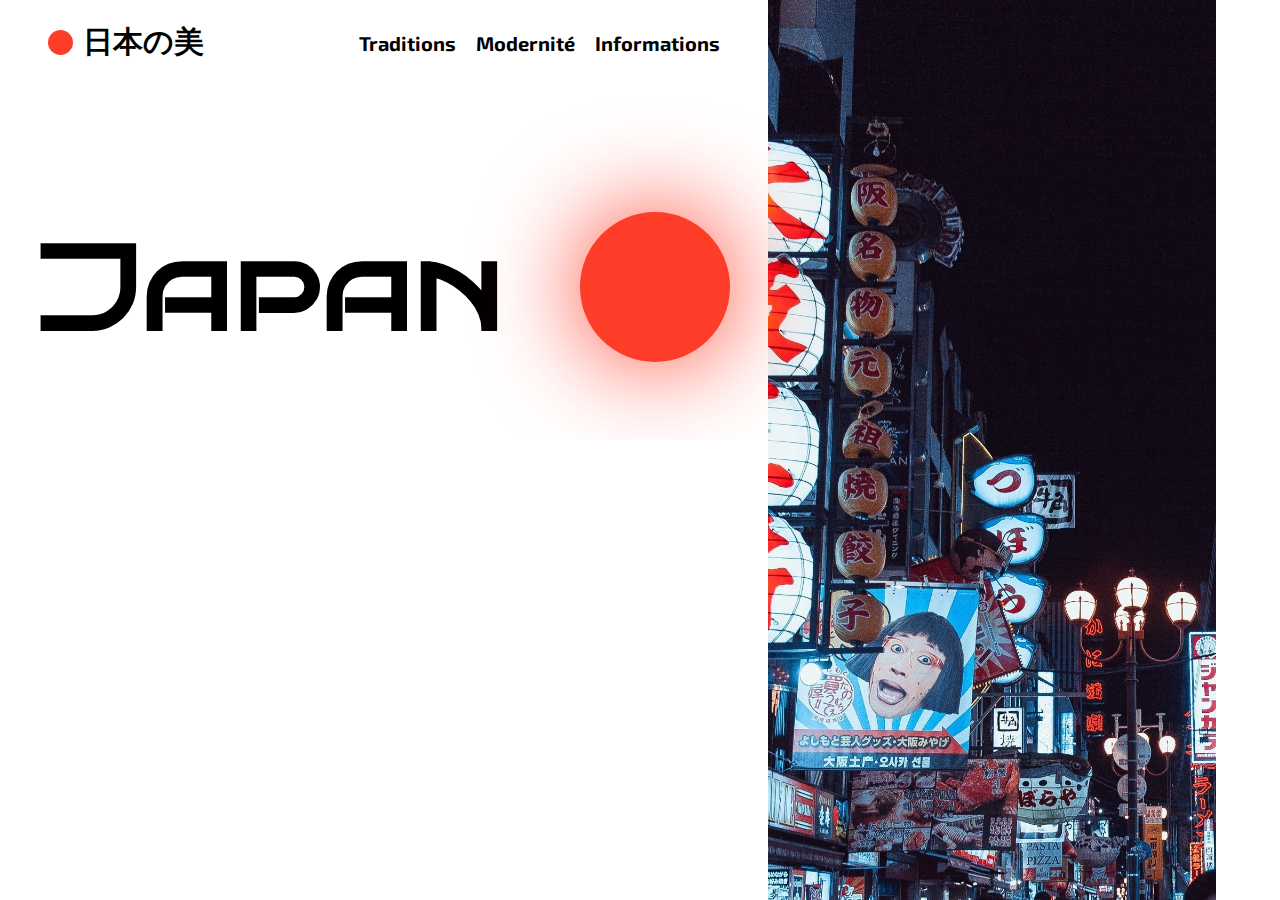
<file: index.html>
<!DOCTYPE html>
<html lang="fr">
<head>
    <meta charset="UTF-8">
    <meta http-equiv="X-UA-Compatible" content="IE=edge">
    <meta name="viewport" content="width=device-width, initial-scale=1.0">
    <link rel="stylesheet" href="style.css">
    <title>Nihon no Bi</title>
    <link rel="icon" href="assets/icon.ico" />
</head>
<body class="index">
    
    <div id="main" class="wrapper">
        <section class="left">
            <header id="header-index">
                <div id="nav-title">
                    <div class="sun-small"></div>
                    <a href="index.html">日本の美</a>
                </div>
                
                <input type="checkbox" id="check">
                <label id="burger" for="check">
                    <span class="burger-elt elt1"></span>
                    <span class="burger-elt elt2"></span>
                    <span class="burger-elt elt3"></span>
                </label>
                <nav class="navbar">
                    <div class="nav-item">
                        <a href="culture.html">Traditions</a>
                    </div>
                    <div class="nav-item">
                        <a href="modernite.html">Modernité</a>
                    </div>
                    <div class="nav-item">
                        <a href="informations.html">Informations</a>
                    </div>
                </nav>
                
            </header>

            <div id="main-title">
                <div class="title"><h1>Japan</h1></div>
                <div class="sun"></div>
            </div>

            <div id="main-mid">

                <div class="kanjis">
                    <h1 class="kanji">日</h1>
                    <h1 class="kanji">本</h1>
                </div>

                <div class="main-mid-left">
                    
                    <p>Le Japon : une aventure entre tradition et modernité !</p>
                    
                    <div id="arrow-link">
                        <p>Découvrir</p>
                        <div class="fleche"></div>
                        <a href="culture.html"><div class="cercle"></div></a>
                    </div>
                    
                    <div id="main-mid-tori">
                        <div id="img-tori"></div>
                        <div id="txt-tori">
                            <h2>Architecture Japonaise</h2>
                            <p>L'architecture japonaise allie tradition et innovation, avec une esthétique minimaliste et une intégration harmonieuse de la nature, repoussant les limites de la conception architecturale.</p>
                        </div>
                    </div>
                </div>
            </div>

        </section>

        <div class="right">
            <div id="main-img"></div>

            <div id="main-images">
                <img src="assets/img1.png" id="img1" alt="">
                <img src="assets/img2.png" id="img2" alt="">
                <img src="assets/portes.jpg" id="img3" alt="">
            </div>

        </div>
    </div>
</body>
</html>
</file>
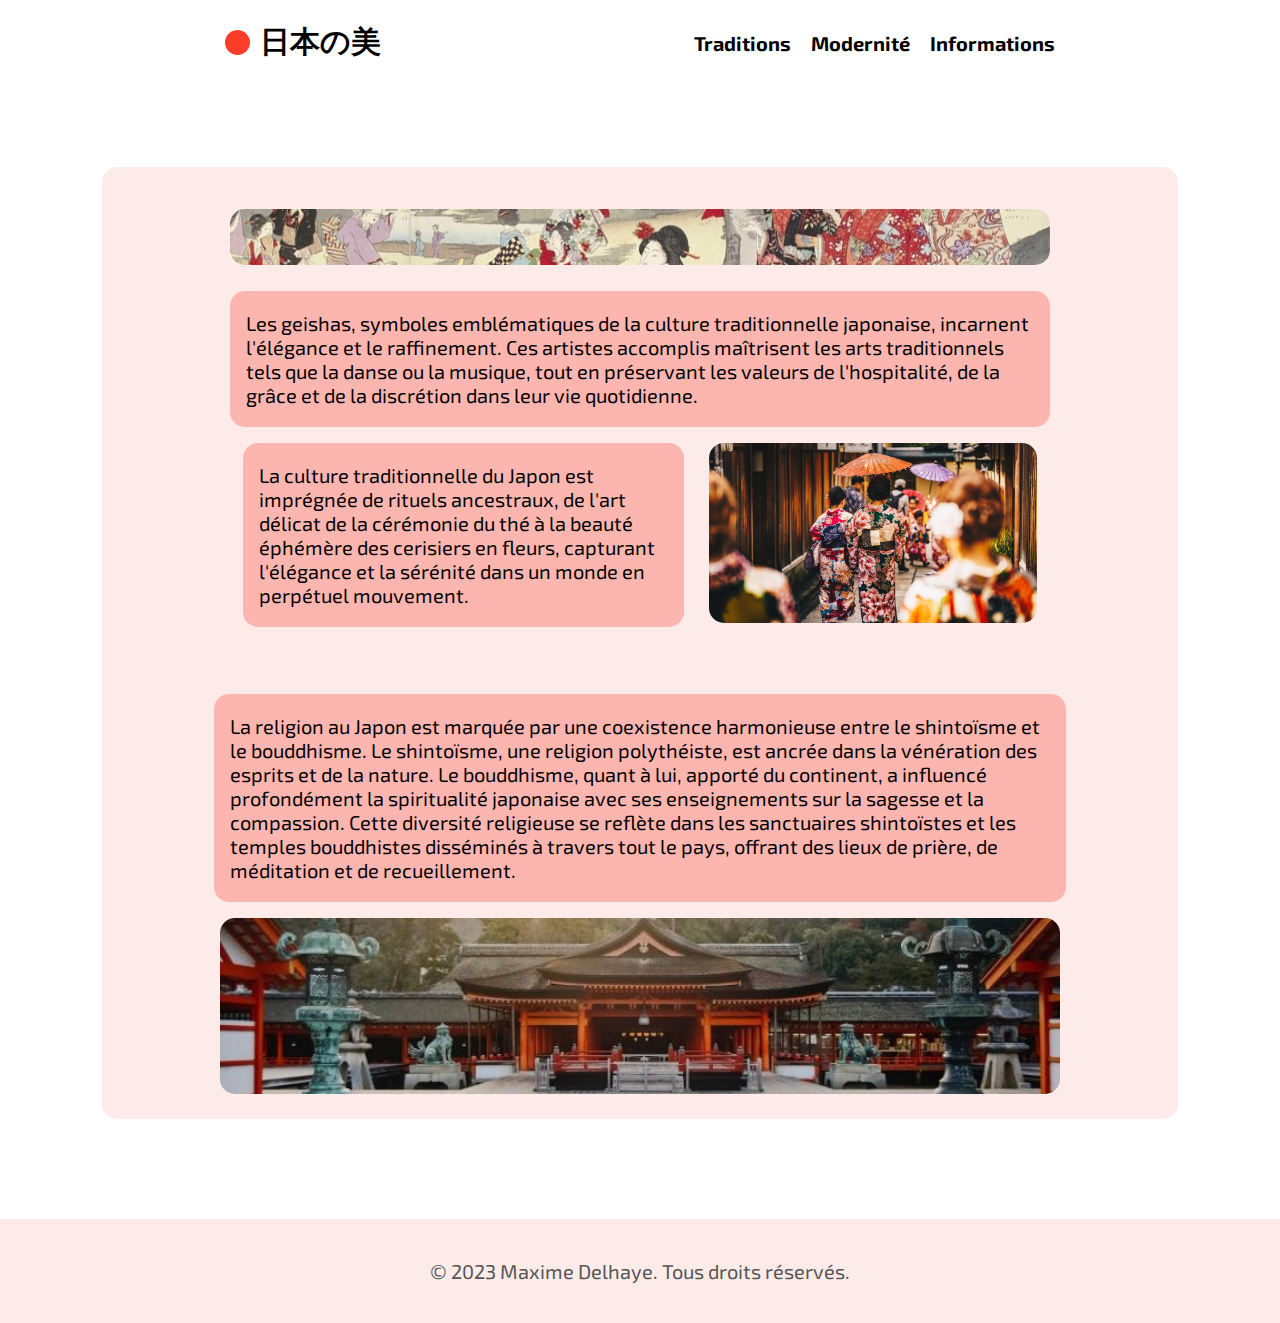
<file: culture.html>
<!DOCTYPE html>
<html lang="fr">
<head>
    <meta charset="UTF-8">
    <meta http-equiv="X-UA-Compatible" content="IE=edge">
    <meta name="viewport" content="width=device-width, initial-scale=1.0">
    <link rel="stylesheet" href="style.css">
    <title>Nihon no Bi</title>
    <link rel="icon" href="assets/icon.ico" />
</head>
<body>
    <header>
        <div id="nav-title" class="nav-left">
            <div class="sun-small"></div>
            <a href="index.html">日本の美</a>
        </div>
        
        <input type="checkbox" id="check">
        <label id="burger" for="check">
            <span class="burger-elt elt1"></span>
            <span class="burger-elt elt2"></span>
            <span class="burger-elt elt3"></span>
        </label>
        <nav class="navbar" class="nav-right">
            <div class="nav-item">
                <a href="culture.html">Traditions</a>
            </div>
            <div class="nav-item">
                <a href="modernite.html">Modernité</a>
            </div>
            <div class="nav-item">
                <a href="informations.html">Informations</a>
            </div>
        </nav>
        
    </header>

    <div id="tradition">
        <div id="tradition-1">
            <div id="img-tableau"></div>
            <div id="txt-tradition-top">
                <div class="txt-tradition full">
                    <p>Les geishas, symboles emblématiques de la culture traditionnelle japonaise, incarnent l'élégance et le raffinement. Ces artistes accomplis maîtrisent les arts traditionnels tels que la danse ou la musique, tout en préservant les valeurs de l'hospitalité, de la grâce et de la discrétion dans leur vie quotidienne.</p>
                </div>
                <div class="row">
                    <div class="txt-tradition half">
                        <p>La culture traditionnelle du Japon est imprégnée de rituels ancestraux, de l'art délicat de la cérémonie du thé à la beauté éphémère des cerisiers en fleurs, capturant l'élégance et la sérénité dans un monde en perpétuel mouvement.</p>
                    </div>
                    <div id="img-kimono"></div>
                </div>
            </div>
        </div>

        <div id="tradition-2">
            <div class="txt-tradition full2">
                <p>La religion au Japon est marquée par une coexistence harmonieuse entre le shintoïsme et le bouddhisme. Le shintoïsme, une religion polythéiste, est ancrée dans la vénération des esprits et de la nature. Le bouddhisme, quant à lui, apporté du continent, a influencé profondément la spiritualité japonaise avec ses enseignements sur la sagesse et la compassion. Cette diversité religieuse se reflète dans les sanctuaires shintoïstes et les temples bouddhistes disséminés à travers tout le pays, offrant des lieux de prière, de méditation et de recueillement.</p>
            </div>
            <div id="img-temple-shinto"></div>
        </div>
    </div>

    <footer>
        <div class="footer-content">
            <p>&copy; 2023 Maxime Delhaye. Tous droits réservés.</p>
        </div>
    </footer>

</body>
</html>
</file>
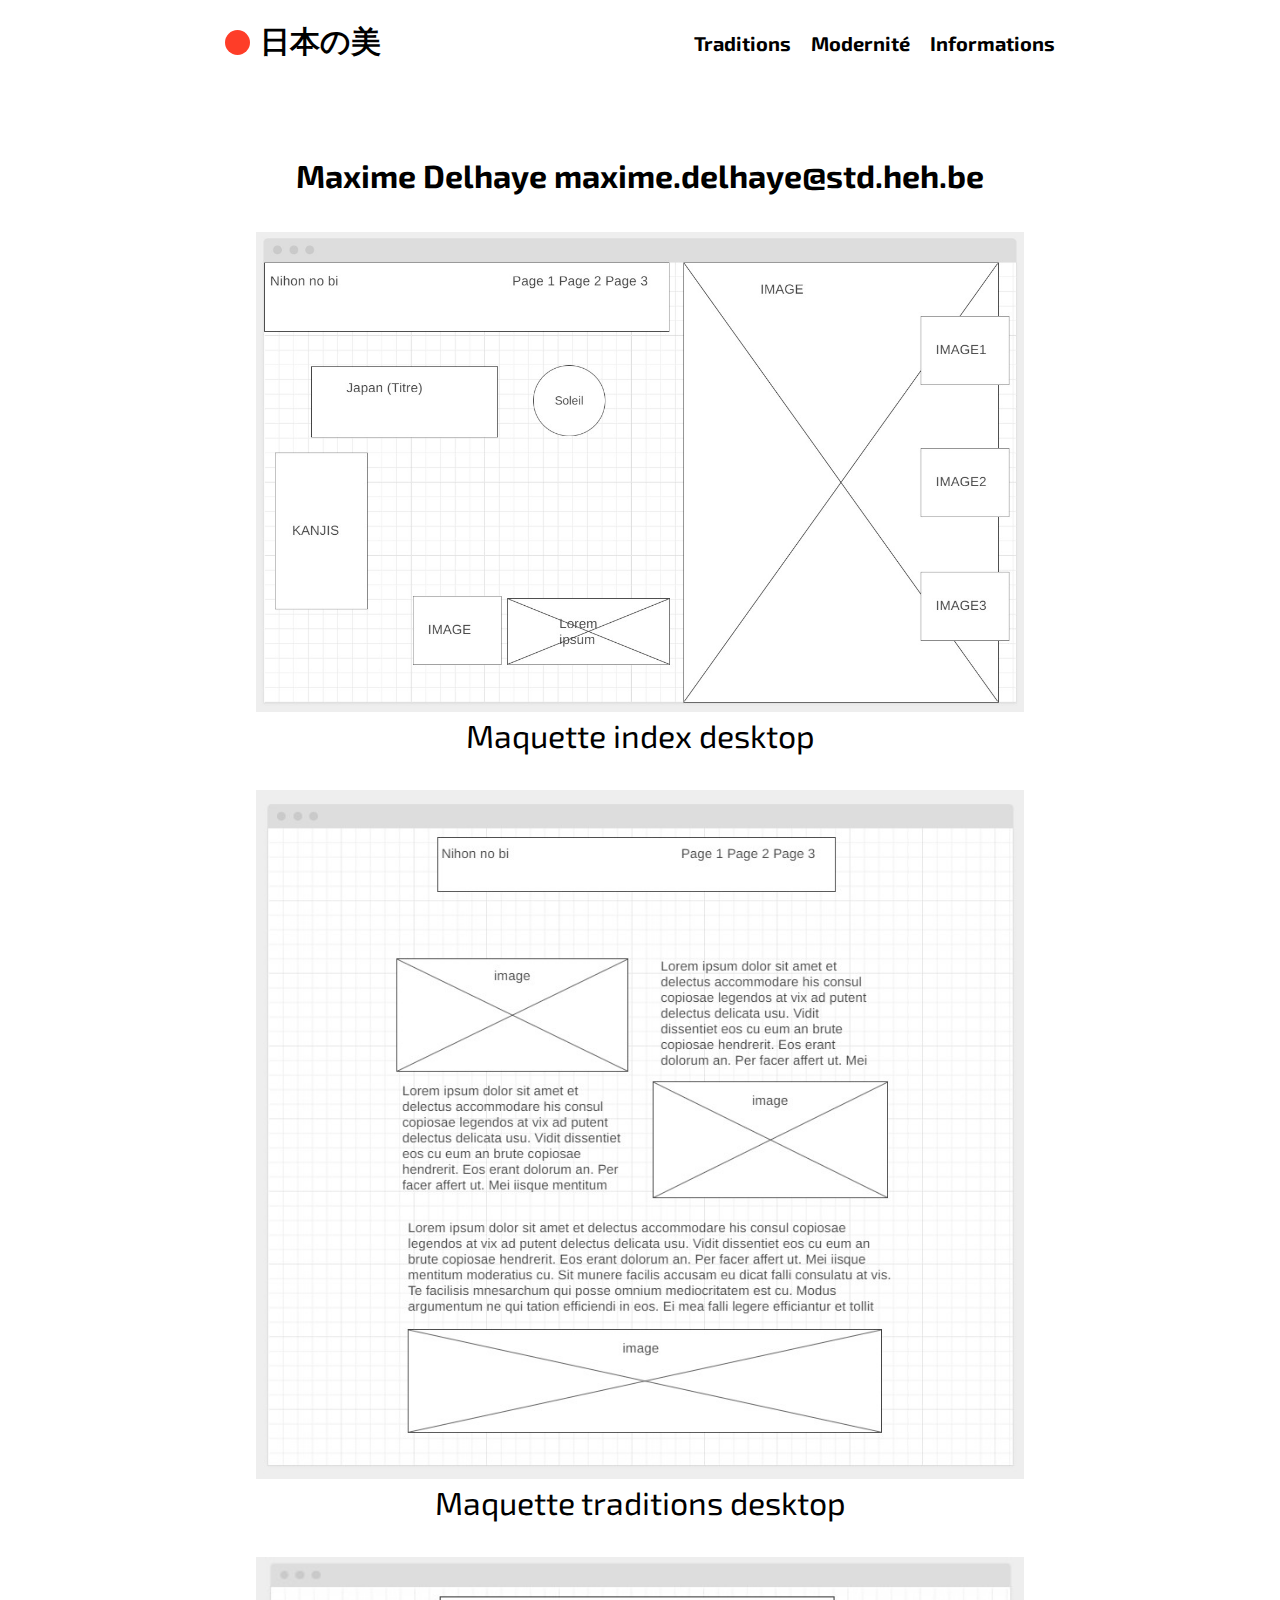
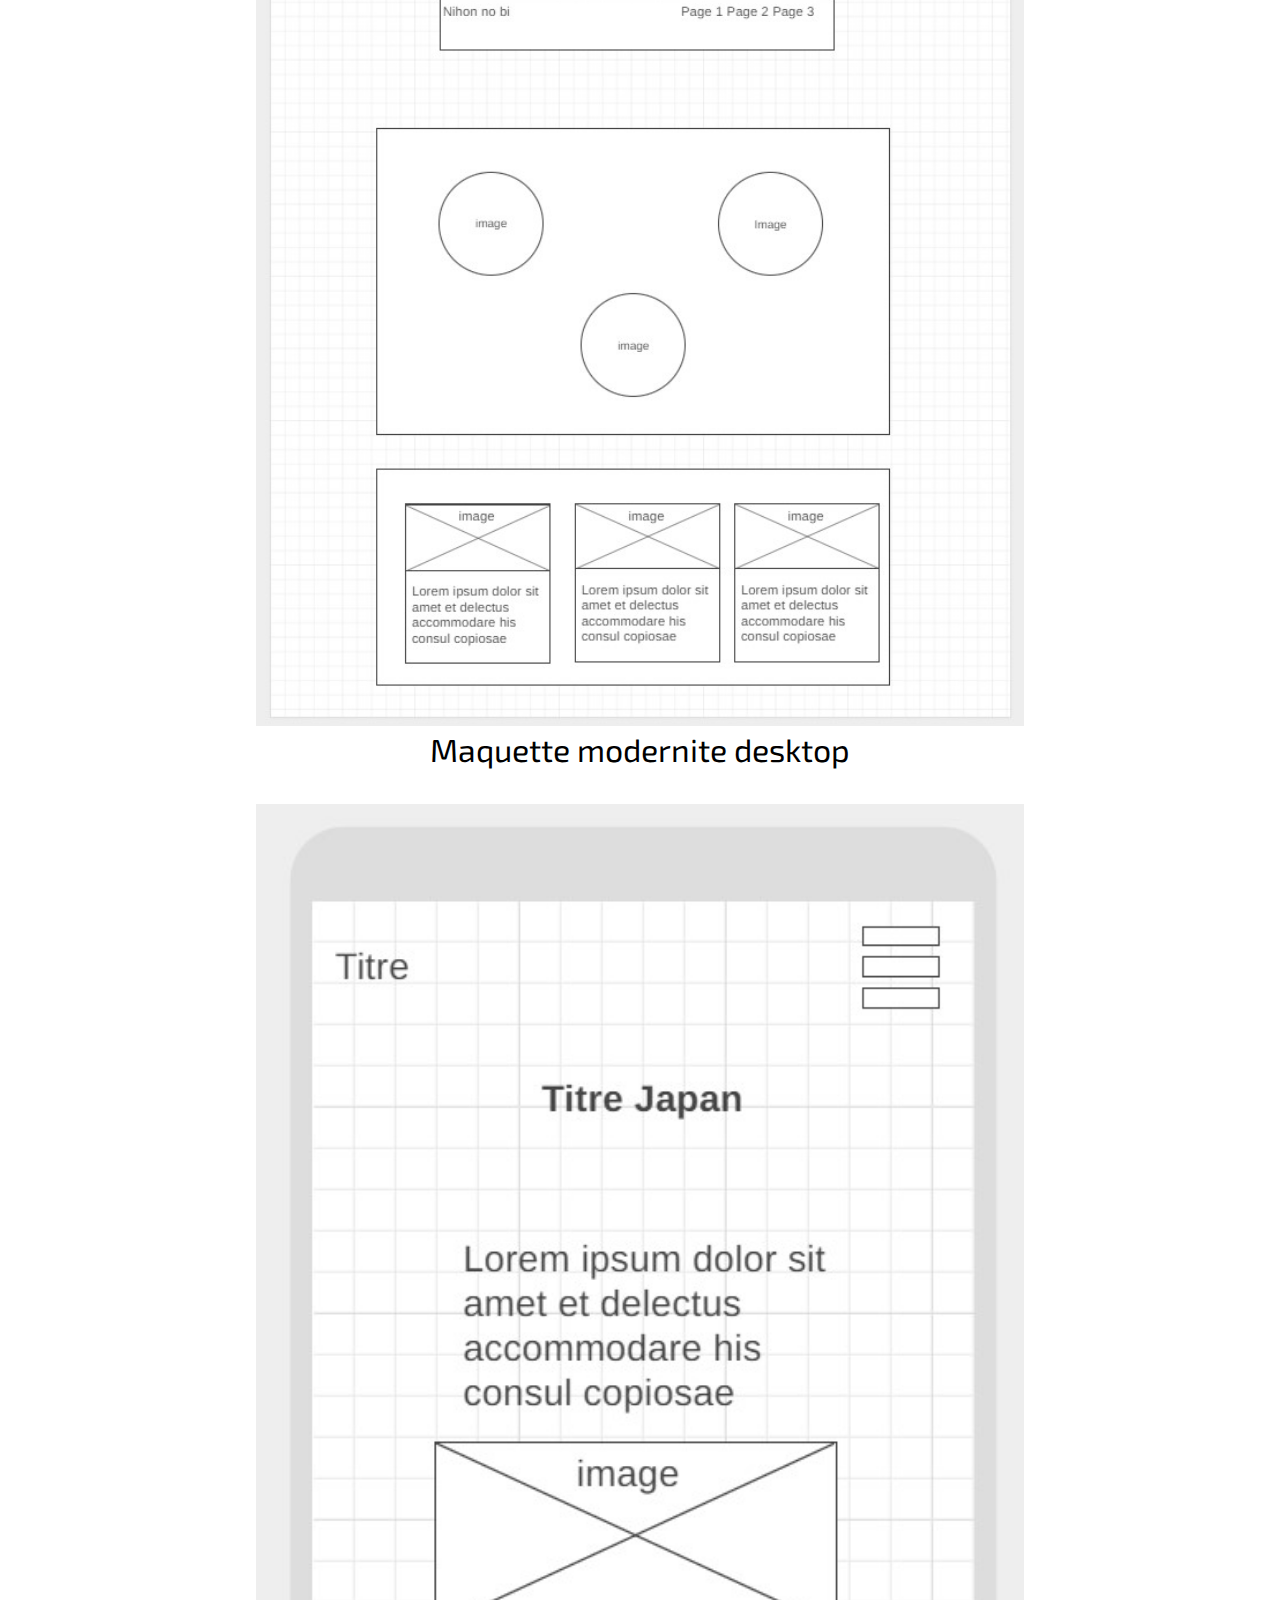
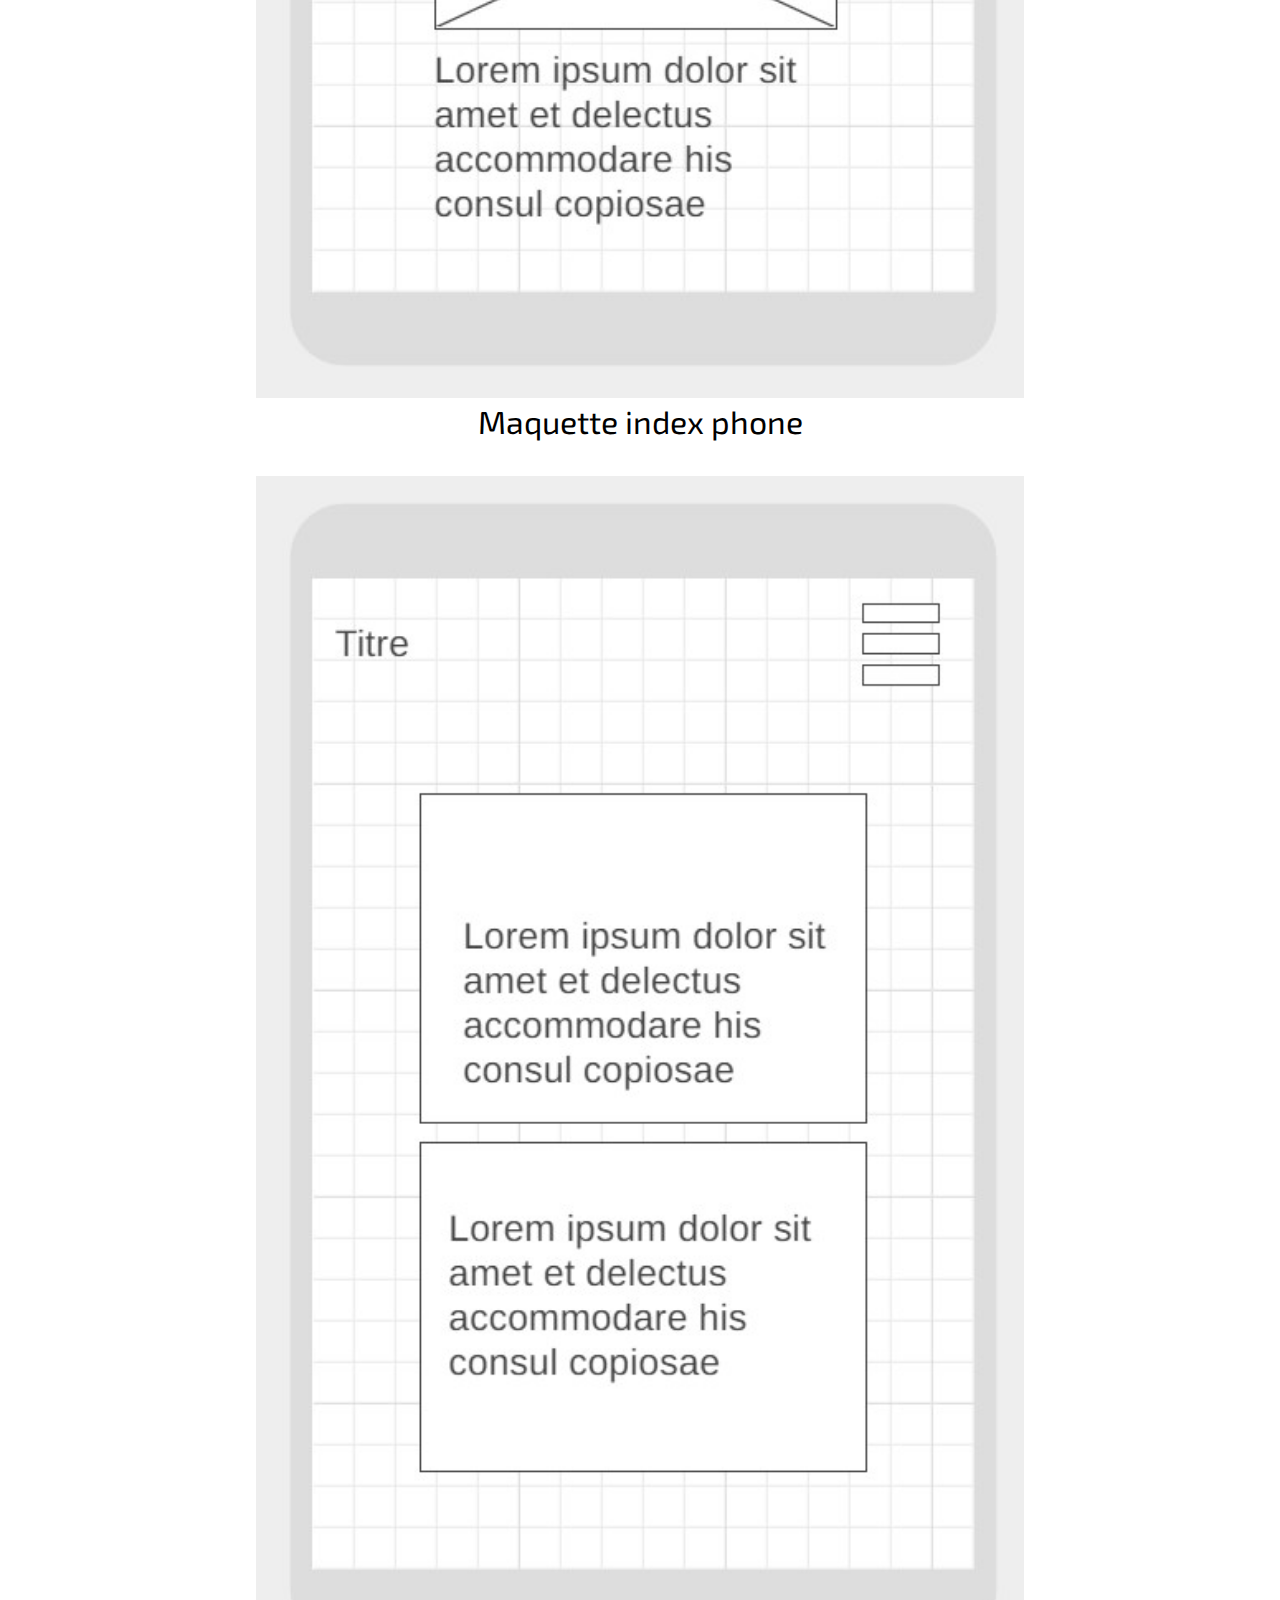
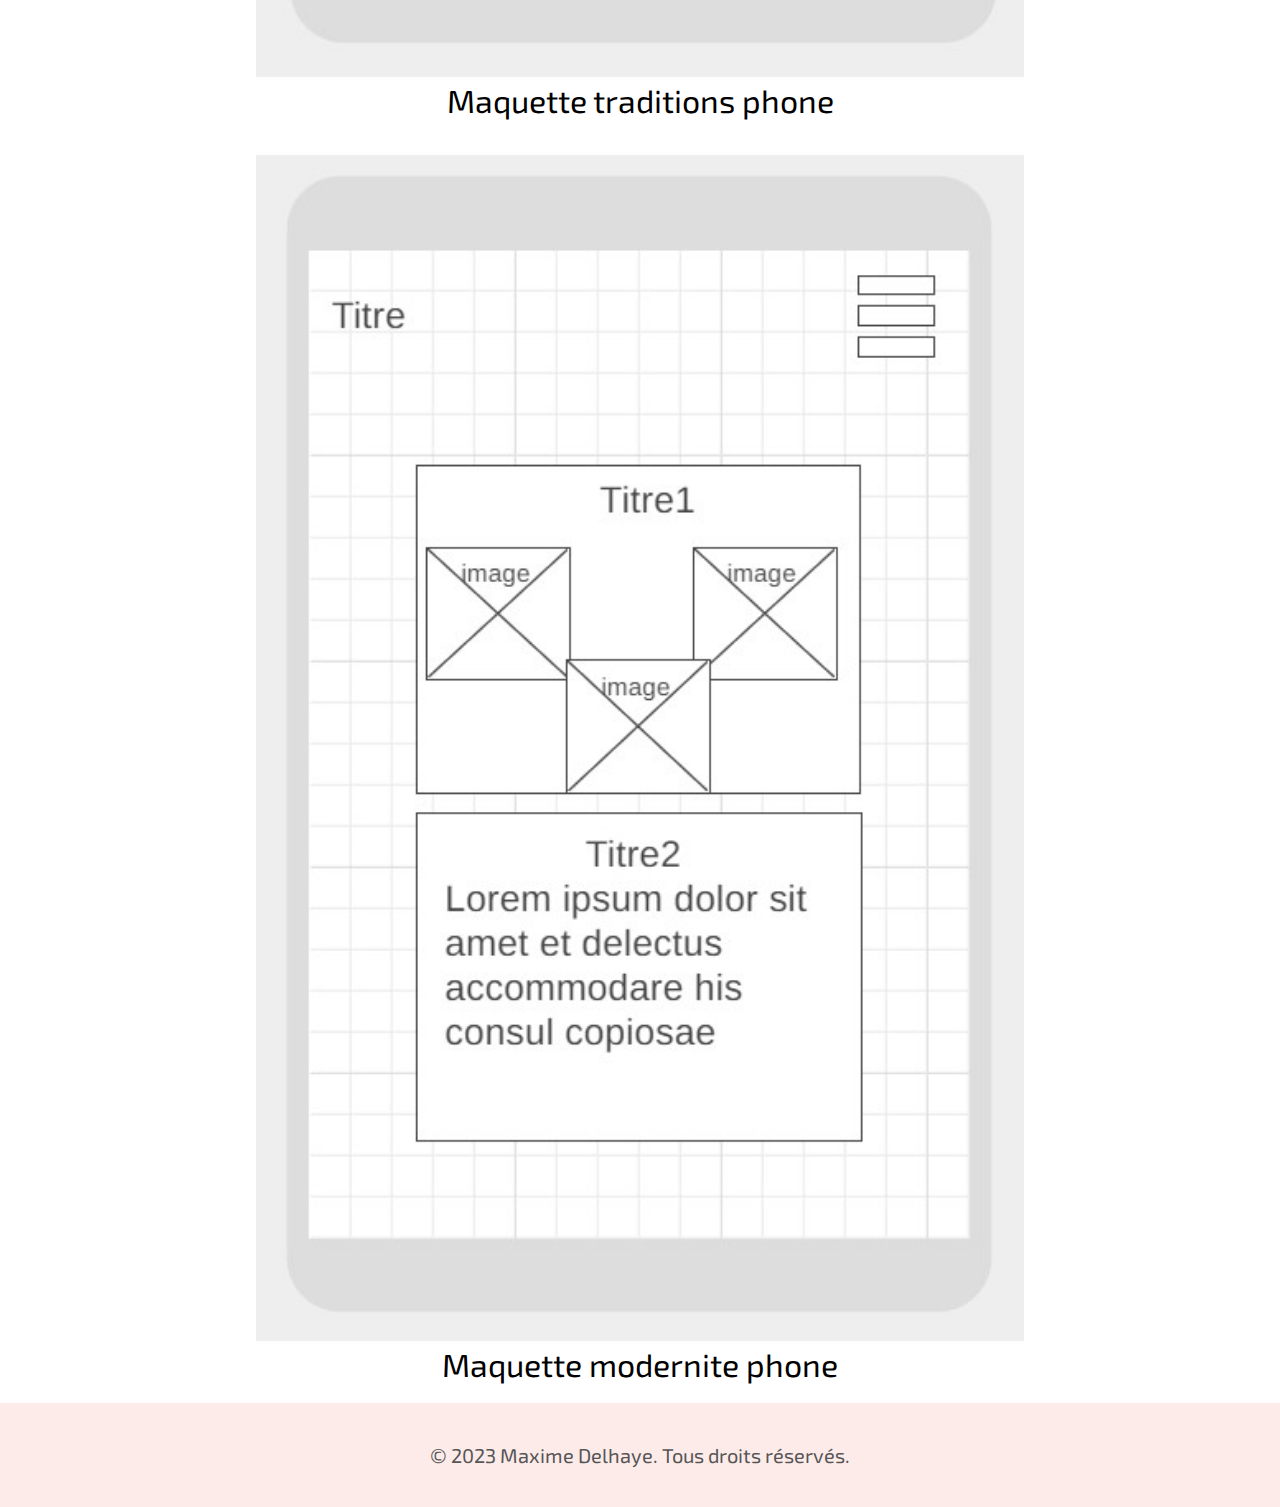
<file: informations.html>
<!DOCTYPE html>
<html lang="fr">
<head>
    <meta charset="UTF-8">
    <meta http-equiv="X-UA-Compatible" content="IE=edge">
    <meta name="viewport" content="width=device-width, initial-scale=1.0">
    <link rel="stylesheet" href="style.css">
    <title>Nihon no Bi</title>
    <link rel="icon" href="assets/icon.ico" />
</head>
<body>
    <header>
        <div id="nav-title">
            <div class="sun-small"></div>
            <a href="index.html">日本の美</a>
        </div>
        
        <input type="checkbox" id="check">
        <label id="burger" for="check">
            <span class="burger-elt elt1"></span>
            <span class="burger-elt elt2"></span>
            <span class="burger-elt elt3"></span>
        </label>
        <nav class="navbar">
            <div class="nav-item">
                <a href="culture.html">Traditions</a>
            </div>
            <div class="nav-item">
                <a href="modernite.html">Modernité</a>
            </div>
            <div class="nav-item">
                <a href="informations.html">Informations</a>
            </div>
        </nav>
        
    </header>

    <div id="informations">

        <h1 id="info-perso">Maxime Delhaye maxime.delhaye@std.heh.be</h1>

        <figure>
            <img src="assets/maquettes/index-desktop.jpg" alt="Maquette index desktop">
            <figcaption>Maquette index desktop</figcaption>
        </figure>

        <figure>
            <img src="assets/maquettes/traditions-desktop.jpg" alt="Maquette traditions desktop">
            <figcaption>Maquette traditions desktop</figcaption>
        </figure>

        <figure>
            <img src="assets/maquettes/modernite-desktop.jpg" alt="Maquette modernite desktop">
            <figcaption>Maquette modernite desktop</figcaption>
        </figure>

        <figure>
            <img src="assets/maquettes/index-phone.jpg" alt="Maquette index phone">
            <figcaption>Maquette index phone</figcaption>
        </figure>

        <figure>
            <img src="assets/maquettes/traditions-phone.jpg" alt="Maquette traditions phone">
            <figcaption>Maquette traditions phone</figcaption>
        </figure>

        <figure>
            <img src="assets/maquettes/modernite-phone.jpg" alt="Maquette modernite phone">
            <figcaption>Maquette modernite phone</figcaption>
        </figure>
    </div>

    <footer>
        <div class="footer-content">
            <p>&copy; 2023 Maxime Delhaye. Tous droits réservés.</p>
        </div>
    </footer>

</body>
</html>
</file>
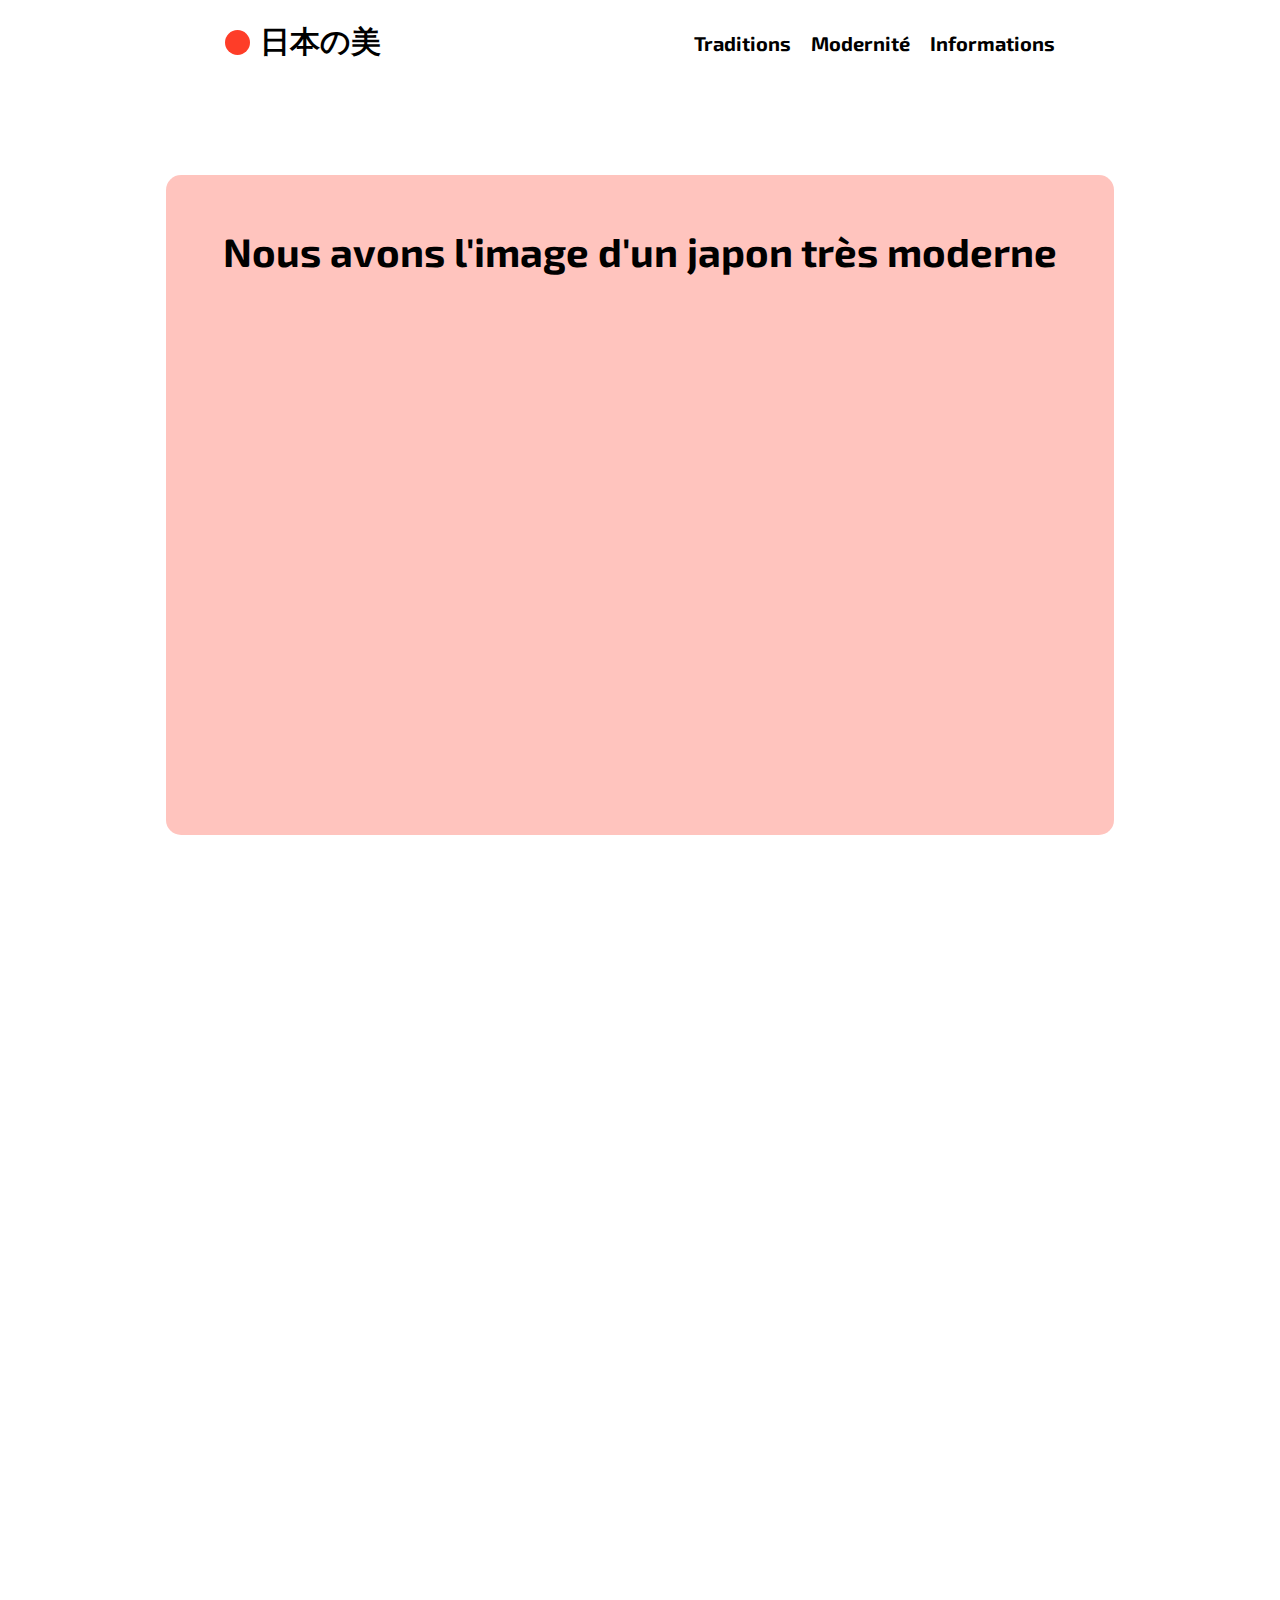
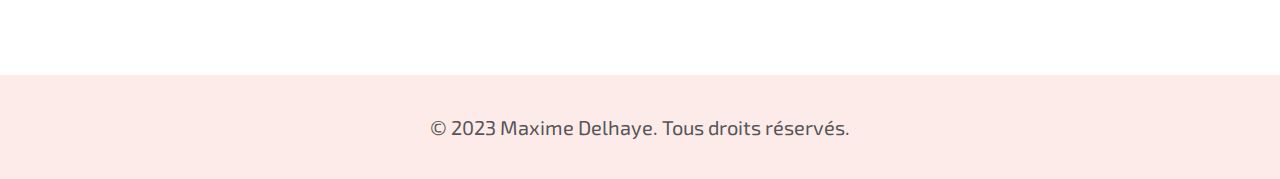
<file: modernite.html>
<!DOCTYPE html>
<html lang="fr">
<head>
    <meta charset="UTF-8">
    <meta http-equiv="X-UA-Compatible" content="IE=edge">
    <meta name="viewport" content="width=device-width, initial-scale=1.0">
    <link rel="stylesheet" href="style.css">
    <title>Nihon no Bi</title>
    <link rel="icon" href="assets/icon.ico" />
</head>
<body>
    <header>
        <div id="nav-title">
            <div class="sun-small"></div>
            <a href="index.html">日本の美</a>
        </div>
        
        <input type="checkbox" id="check">
        <label id="burger" for="check">
            <span class="burger-elt elt1"></span>
            <span class="burger-elt elt2"></span>
            <span class="burger-elt elt3"></span>
        </label>
        <nav class="navbar">
            <div class="nav-item">
                <a href="culture.html">Traditions</a>
            </div>
            <div class="nav-item">
                <a href="modernite.html">Modernité</a>
            </div>
            <div class="nav-item">
                <a href="informations.html">Informations</a>
            </div>
        </nav>
        
    </header>

    <div id="modernite">
        
        <div id="modernite-top">
            <div><h1>Nous avons l'image d'un japon très moderne</h1></div>
            <div id="modernite-img">
                <div id="img-l1">
                    <div id="img-miyamoto"></div>
                    <div id="img-canal"></div>
                </div>
                <div id="img-l2">
                    <div id="img-shibuya"></div>
                </div>
            </div>
        </div>

        <div id="modernite-bottom">
            <div><h1>Mais la réalité est plus complexe</h1></div>
            <div id="modernite-img-2">
                <div class="modernite-img-col">
                    <div id="img-fax"></div>
                    <p>Malgré cette image de modernité, une grande partie de l'administration japonaise fonctionne encore avec le Fax</p>
                </div>
                <div class="modernite-img-col">
                    <div id="img-plastique"></div>
                    <p>Le Japon est le deuxième plus gros consommateur de plastique au monde, on retrouve des légumes emballés séparément</p>
                </div>
                <div class="modernite-img-col">
                    <div id="img-tatouage"></div>
                    <p>Les tatouages sont encore très mal vus au Japon, car ils sont associés aux yakuzas, ils sont interdits dans de nombreux établissements</p>
                </div>
                
            </div>

        </div>
        
        <div id="modernite-bottom-s">

            <div>
                <h1>Mais la réalité est plus complexe</h1>
            </div>

            <div>
                <div id="img-fax-s"></div>
                <p>Malgré cette image de modernité, une grande partie de l'administration japonaise fonctionne encore avec le Fax</p>
            </div>

            <div>
                <div id="img-plastique-s"></div>
                <p>Le Japon est le deuxième plus gros consommateur de plastique au monde, on retrouve des légumes emballés séparément</p>
            </div>

            <div>
                <div id="img-tatouage-s"></div>
                <p>Les tatouages sont encore très mal vus au Japon, car ils sont associés aux yakuzas, ils sont interdits dans de nombreux établissements</p>
            </div>
        </div>

    </div>

    <footer>
        <div class="footer-content">
            <p>&copy; 2023 Maxime Delhaye. Tous droits réservés.</p>
        </div>
    </footer>

</body>
</html>
</file>
<file: style.css>
@import url('https://fonts.googleapis.com/css2?family=Bruno+Ace+SC&family=Exo+2&display=swap');

html{
    height: 100%;
}

body{
    /*background-color: #101010;*/
    margin: 0;
    padding: 0;
    height: 100%;
}

.index{
    overflow: hidden;
}

p{
    font-family: 'Exo 2', sans-serif;
    font-size: 20px;
}


.row{
    display: flex;
    justify-content: space-around;
    align-items: center;
    height: 100%;
}

.col{
    width: 100%;
    height: 100%;
    display: flex;
    justify-content: space-around;
    align-items: center;
}


.wrapper{
    min-height: 100vh;
    overflow: hidden;
}


/* Header - Navbar */
header{
    display: flex;
    justify-content: space-evenly;
    align-items: center;
    padding: 20px 5%;
    margin-bottom: 50px;
}

#header-index{
    justify-content: space-between;
    animation: none;
}

.nav-left{
    animation: navAppearLeft 3s forwards;
}

.nav-right{
    animation: navAppearRight 3s forwards;
}

.sun-small{
    width: 25px;
    height: 25px;
    border-radius: 50%;
    background-color: #FE3D28;
    margin: 10px;
}

#nav-title{
    display: flex;
    justify-content: space-around;
    align-items: center;
}

#nav-title a{
    text-decoration: none;
    color: #000;
    font-family: 'Bruno Ace SC', cursive;
    font-size: 30px;
    font-weight: bold;
    cursor: pointer;
}

nav{
    display: flex;
    justify-content: space-between;
    align-items: center;
}

.nav-item{
    margin: 0 10px;
    font-family: 'Exo 2', sans-serif;
    font-size: 20px;
    font-weight: bold;
}

nav a{
    text-decoration: none;
    color: #000;
}


/* Main Page*/

#main{
    display: flex;
    justify-content: space-around;
    align-items:flex-start;
    height: 100%;
}

/* Main Page - Left*/

.left{
    width: 60%;
    height: 100%;
    display: flex;
    flex-direction: column;
}

#main-title{
    display: flex;
    justify-content: space-around;
    align-items: center;
}

.title{
    font-family: 'Bruno Ace SC', cursive;
    font-size: 60px;
    animation: sunAppear 3s forwards;
}

.sun{
    width: 150px;
    height: 150px;
    border-radius: 50%;
    background-color: #FE3D28;
    box-shadow: 0 0 100px #FE3D28;
    animation: sunAppear 3s forwards;
}

#main-mid{
    height: 400px;
    display: flex;
    justify-content: space-around;
    align-items: flex-start;
    background: rgb(255,255,255);
 }

.kanjis{
    display: flex;
    flex-direction: column;
    justify-content: center;
    align-items: center;
    font-family: 'Exo 2', sans-serif;
    font-size: 60px;
    padding: 10px;
    border-radius: 10px;
    color: #fff;    
    width: 40%;
    height: 80%;
    opacity: 0;
    animation: fadeInBackground 3s forwards;
    animation-delay: 1.5s;
    background: rgb(255,255,255);
    background: radial-gradient(circle closest-side, rgba(254,61,40,0.1) 50%, rgba(255,255,255,1) 99%, rgba(255,255,255,1) 100%);
    background-size: 175%;
    background-position: center center;
}

.kanji{
    margin: 0;
    padding-top: 10px;
}


.main-mid-left{
    background-color: #fff;
    width: 80%;
    height: 100%;
    display: flex;
    flex-direction: column;
    justify-content: flex-start;

    background: linear-gradient(90deg, rgba(0,0,0,0) 0%, rgba(255,255,255,1) 10%);  
    font-family: 'Exo 2', sans-serif;
    font-size: 20px;
    padding-top: 20px;
}

.main-mid-left p{
    opacity: 0;
    animation: fadeInBackground 3s forwards;
    animation-delay: 1.5s;
}

#arrow-link{
    display: flex;
    justify-content: flex-end;
    align-items: center;
    opacity: 0;
    animation: fadeInBackground 3s forwards;
    animation-delay: 1.5s;
}

#arrow-link a{
    margin-right: 25%;
}

#arrow-link p{
    padding-right: 2%;
}

/*https://codepen.io/redone-dev/pen/eYKrxoY pour la flèche*/
.fleche{
    display: inline-flex;
    position: relative;
    width: 60px;
    height: 20px;
    z-index: 1;
    animation: arrowMovement 1.5s forwards;
    animation-iteration-count: infinite;
}

.fleche:before, .fleche:after {
    content: "";
    position: absolute;
}

.fleche:before {
    border-top: 2px solid black;
    width: 60px;
    top: 10px;
}

.fleche:after {
    width: 11px;
    height: 11px;
    top: 4px;
    right: 1px;
    border-top: 2px solid black;
    border-right: 2px solid black;
    transform: rotate(45deg);
}

.cercle{
    width: 40px;
    height: 40px;
    border-radius: 50%;
    background-color: #FE3D28;
    margin-top: 4px;
    position: relative;
    margin-left: 10px;
    cursor: pointer;
}

#main-mid-tori{
    display: flex;
    flex-direction: row;
    align-items: self-end;
    width: 100%;
    height: 100%;
    margin-bottom: 1em;
    opacity: 0;
    animation: fadeInBackground 3s forwards;
    animation-delay: 1.5s;
}

#txt-tori{
    width: 50%;
}

#txt-tori p{
    font-size: 14px;
}

#txt-tori h2{
    font-size: 20px;
}

#img-tori{
    background-image: url("assets/tori.jpg");
    background-size: cover;
    background-position: center center;
    background-repeat: no-repeat;
    width: 240px;
    height: 150px;
    border-radius: 10px;
    opacity: 0;
    animation: fadeInBackground 3s forwards;
    animation-delay: 1.5s;
    align-self: last baseline;
    margin-right: 1em;
}

/* Main Page - Right*/

.right{
    width: 40%;
    height: 100%;
    display: flex;
}

#main-img{
    background-image: url('assets/main-bg3.jpg');
    background-size: cover;
    background-position: center center;
    background-repeat: no-repeat;
    height: 100%;
    width: 35%;
    position: absolute;
    z-index: -1;
    animation-name: fadeInBackground;
    animation-duration: 1s;
    animation-fill-mode: forwards;
}

#main-images{
    width: 100%;
    height: 100%;
    display: flex;
    flex-direction: column;
    justify-content: space-around;
    align-items: flex-end;
}

#main-images img{
    width: 30%;
    height: auto;
    object-fit: cover;
    object-position: center center;
    transform: translateX(-50px);
    opacity: 0;
    animation-name: fadeIn;
    animation-duration: 1s;
    animation-fill-mode: forwards;
}

#main-images img:nth-child(3){
    filter: brightness(2) saturate(2) hue-rotate(10deg);
}


#img1 {
    animation-delay: 1.5s;
}

#img2 {
    animation-delay: 2.5s;
}

#img3 {
    animation-delay: 3.5s;
}



/* 2eme Page */

/* Section Tradition */

    

#tradition{
    width: 100%;
    display: flex;
    flex-direction: column;
    justify-content: space-around;
    align-items: center;
    padding-top: 2em;
    margin-bottom: 100px;
    animation: sunAppear 4s forwards;
}

#tradition-1{
    width: 80%;
    height: 450px;
    display: flex;
    flex-direction: row;
    justify-content: space-around;
    align-items: center;
    padding: 2%;
    border-radius: 15px 15px 0 0;
    background-color: rgba(244, 139, 128, 0.169);
}

#txt-tradition-top{
    width: 50%;
    height: 100%;
    padding-top: 2.5%;
    display: flex;
    flex-direction: column;
    justify-content: space-around;
    align-items: flex-start;
}

.txt-tradition{
    background-color: rgba(254, 61, 40, 0.3);;
    border-radius: 15px;
    padding: 0 1em;
}

.half{
    width: 50%;
}

.full{
    width: 93%;
}

#img-tableau{
    background-image: url('assets/tableau.jpg');
    background-size: cover;
    background-position: center center;
    background-repeat: no-repeat;
    width: 40%;
    height: 95%;
    border-radius: 15px;
}

#img-kimono{
    background-image: url('assets/tradition.jpg');
    background-size: cover;
    background-position: center center;
    background-repeat: no-repeat;
    width: 40%;
    height: 80%;
    border-radius: 15px;
}

#img-temple-shinto{
    background-image: url('assets/temple-shinto.jpg');
    background-size: cover;
    background-position: center center;
    background-repeat: no-repeat;
    width: 82%;
    height: 50%;
    border-radius: 15px;
}

#tradition-2{
    width: 80%;
    height: 400px;
    display: flex;
    flex-direction: column;
    justify-content: space-around;
    align-items: center;
    border-radius: 0 0 15px 15px;
    padding: 2%;
    background-color: rgba(244, 139, 128, 0.169);
}

.full2{
    width: 80%;
}

/* Section modernité */

#modernite-bottom-s{
    display: none;
}

#modernite{
    width: 100%;
    height: 1400px;
    display: flex;
    flex-direction: column;
    justify-content: space-between;
    align-items: center;
    padding-top: 2em;
    margin-bottom: 100px;
    font-family: 'Exo 2', sans-serif;
    font-size: 20px;
}



#modernite-top{
    width: 70%;
    height: 50%;
    display: flex;
    flex-direction: column;
    justify-content: space-between;
    align-items: center;
    padding: 2%;
    border-radius: 15px;
    background-color: rgba(254, 61, 40, 0.3);
    margin-bottom: -10em;
    animation: fadeInBackground 2s forwards;
}

#modernite-img{
    width: 100%;
    height: 100%;
    display: flex;
    flex-direction: column;
    justify-content: space-around;
    align-items: center;
}




/* row 1 */
#img-l1{
    display: flex;
    flex-direction: row;
    justify-content: space-around;
    align-items: center;
    width: 100%;
    height: 100%;
    margin-top: 2%;
}

#img-miyamoto{
    background-image: url('assets/miyamoto.jpg');
    background-size: cover;
    background-position: center center;
    background-repeat: no-repeat;
    width: 30%;
    height: 100%;
    border-radius: 50%;
    opacity: 0;
    animation: sunAppear 4s forwards;
    animation-delay: 1s;
}

#img-canal{
    background-image: url('assets/canal.jpg');
    background-size: cover;
    background-position: center center;
    background-repeat: no-repeat;
    width: 30%;
    height: 100%;
    border-radius: 60%;
    opacity: 0;
    animation: sunAppear 4s forwards;
    animation-delay: 1s;
}

#img-l2{
    display: flex;
    flex-direction: row;
    justify-content: space-around;
    align-items: center;
    width: 100%;
    height: 100%;
}

#img-shibuya{
    background-image: url('assets/shibuya.jpg');
    background-size: cover;
    background-position: center center;
    background-repeat: no-repeat;
    width: 30%;
    height: 100%;
    border-radius: 50%;
    opacity: 0;
    animation: sunAppear 4s forwards;
    animation-delay: 2s;
}

#modernite-bottom{
    width: 70%;
    height: 50%;
    display: flex;
    flex-direction: column;
    justify-content: space-between;
    align-items: center;
    padding: 2%;
    border-radius: 15px;
    background-color: rgba(254, 61, 40, 0.3);
    margin-top: 14em;
    opacity: 0;
    animation: fadeInBackground 2s forwards;
    animation-delay: 5s;
}

#modernite-img-2{
    width: 100%;
    height: 80%;
    display: flex;
    flex-direction: row;
    justify-content: space-around;
    align-items: center;
    font-size: 1em;
}

.modernite-img-col{
    display: flex;
    flex-direction: column;
    justify-content: start;
    align-items: center;
    width: 30%;
    height: 80%;
    background-color: rgba(254, 61, 40, 0.25);
    border-radius: 15px 15px 0 0;
    opacity: 0;
    animation: fadeInBackground 4s forwards;
    animation-delay: 6s;
}

.modernite-img-col p{
    width: 65%;
}

#img-fax{
    background-image: url('assets/fax.jpg');
    background-size: 100%;
    background-repeat: no-repeat;
    width: 100%;
    height: 50%;
    border-radius: 15px 15px 0 0;
}

#img-plastique{
    background-image: url('assets/plastique.jpg');
    background-size: 100%;
    background-position: center center;
    background-repeat: no-repeat;
    width: 100%;
    height: 50%;
    border-radius: 15px 15px 0 0;
}

#img-tatouage{
    background-image: url('assets/tatouage.jpg');
    background-size: 100%;
    background-position: center center;
    background-repeat: no-repeat;
    width: 100%;
    height: 50%;
    border-radius: 15px 15px 0 0;
}



/* footer */

footer {
    background-color: #f48b802b;
    padding: 20px;
    text-align: center;
}

.footer-content {
    font-size: 14px;
    color: #555;
}


/* CSS Mobile adaptation */

@media only screen and (max-width: 400px){
    .sun{
        display: none;
    }
}

@media only screen and (max-width: 515px){
    #txt-tori{
        width: 100%;
    }
}

@media only screen and (min-width: 200px) and (max-width: 1100px){

    .right{
        visibility: hidden;
        display: none;
    }

    .left{
        width: 100%;
    }

    #header-index{
        justify-content: space-between;
    }

    .index{
        overflow: auto;
    }

    .wrapper{
        overflow: auto;
        height: 100%;
    }

}

#burger-div{
    display: none;
}

.burger-elt{
    display: none;
    width: 35px;
    height: 5px;
    background-color: black;
    margin: 6px 0;
}
#check{
    display: none;
}

#check:checked ~ #burger .elt1 {
    transform: rotate(-45deg) translate(-9px, 6px);
    transition: transform 0.2s ease-in-out;
}

#check:checked ~ #burger .elt2 {
    opacity: 0;
}

#check:checked ~ #burger .elt3 {
    transform: rotate(45deg) translate(-9px, -6px);
    transition: transform 0.2s ease-in-out;
}

#check:not(:checked) ~ #burger .elt1 {
    transform: rotate(0deg) translate(0px, 0px);
    transition: transform 0.2s ease-in-out;
}

#check:not(:checked) ~ #burger .elt2 {
    opacity: 1;
}

#check:not(:checked) ~ #burger .elt3 {
    transform: rotate(0deg) translate(0px, 0px);
    transition: transform 0.2s ease-in-out;
}





@media only screen and (max-width: 700px){
    .nav-item{
        font-size: 2.5em;
    }
    
    #check:checked ~ .navbar {
        display: flex;
        flex-direction: column;
        justify-content: space-evenly;
        align-self: center;
        background-color: rgba(255, 255, 255, 0.8);
        height: 100vh;
        width: 100%;
        position: fixed;
        top: 0;
        left: 0;
        z-index: 1;
        overflow: hidden;
    }
    #check:checked ~ body {
        overflow-y: hidden;
    }
    
    .navbar {
        display: none;
    }  

    #burger{
        z-index: 2;
    }

    
    .burger-elt{
        display: block;
    }

    

    .kanjis{
        display: none;
    }

    h1{
        font-size: 1em;
    }

    .sun{
        width: 125px;
        height: 125px;
    }

    p{
        font-size: 0.8em;
    }

    #main-mid{
        flex-direction: column;
        justify-content: center;
        align-items: center;
        height: 100%;
    }

    #main-mid-left{
        flex-direction: column;
        justify-content: space-between;
        align-items: center;
    }

    #main-mid-tori{
        flex-direction: column;
        justify-content: center;
        align-items: center;
    }

    #img-tori{
        align-self: auto;
    }
}


/* Css for the tradition page */


@media only screen and (max-width: 1440px) {
    .full{
        width: auto;
    }

    #tradition-1 {
        flex-direction: column;
        align-items: center;
    }

    #txt-tradition-top {
        width: 80%;
    }

    .txt-tradition {
        margin-bottom: 1em;
    }

    #img-tableau {
        width: 80%;
        margin-top: 1em;
    }

    #img-kimono {
        align-self: flex-start;
        height: 90%;
    }

}

@media only screen and (max-width: 1170px) {
    #img-tableau {
        display: none;
    }
}

@media only screen and (max-width: 900px) {
    .full{
        display: none;
    }
    
    #txt-tradition-top {
        width: 100%;
    }
    
    #img-kimono{
        width: 30%;
        height: 50%;
        align-self: center;
    }

    #img-temple-shinto {
        height: 100px;
    }

    p{
        font-size: 1em;
    }
}

@media only screen and (max-width: 440px) {

    #img-temple-shinto, #img-kimono {
        display: none;
    }

    .txt-tradition {
        width: 80%;
    }

    p{
        font-size: 0.8em;
    }
}

/* Css for the modernite page */

@media only screen and (max-width: 1015px) {
    #modernite p{
        font-size: 0.8em;
    }

    #modernite h1{
        font-size: 1.5em;
        text-align: center;
    }

    #img-fax,#img-plastique, #img-tatouage{
        height: 5em;
    }

    #img-canal, #img-miyamoto, #img-shibuya{
        border-radius: 50%;
        height: 10em;
    }

    header{
        justify-content: space-between;
    }

}
@media only screen and (max-width: 800px) {
    
    #img-fax,#img-plastique, #img-tatouage{
        height: 4em;
    }

    #img-canal, #img-miyamoto, #img-shibuya{
        border-radius: 50%;
        height: 8em;
    }

}

@media only screen and (max-width: 430px){
    #img-canal, #img-miyamoto, #img-shibuya {
        border-radius: 10%;
        width: 40%;
    }

    #modernite-bottom{
        display: none;
    }
    

    #modernite{
        height: auto;
    }

    #modernite-top{
        height: auto;
        margin-bottom: auto;
    }

    #modernite-bottom-s{
        display: flex;
        flex-direction: column;
        justify-content: center;
        align-items: center;
        height: 50%;
        background-color: rgba(254, 61, 40, 0.3);
        border-radius: 20px;
        margin-top: 50px;
        width: 80%;
        padding: 1em;
        animation: fadeInBackground 2s forwards;
        animation-delay: 5s;
    }
    footer{
        margin-top: 100px;
    }
}

/* Css for information page*/

#informations {
    display: flex;
    flex-direction: column;
    align-items: center;
}

figure {
    width: 100%;
    margin-bottom: 20px;
    text-align: center;
}

img {
    width: 60%;
    height: auto;
}

figcaption {
    font-size: 2em;
    font-family: 'Exo 2', sans-serif;
}

#info-perso{
    font-family: 'Exo 2', sans-serif;
}

/*Animations*/

@keyframes fadeIn {
    0% {
        opacity: 0;
        transform: translateX(-100px);
    }
    100% {
        opacity: 1;
        transform: translateX(-50px);
    }
}

@keyframes fadeInBackground {
    0% {
        opacity: 0;
    }
    100% {
        opacity: 1;
    }
    }

@keyframes sunAppear {
    0% {
        opacity: 0;
        transform: scale(0.5);
    }
    100% {
        opacity: 1;
        transform: scale(1);
    }
}

@keyframes arrowMovement {
    0% {
        transform: translate(0px, 0px);
    }
    50% {
        transform: translate(10px, 0px);
    }
    100% {
        transform: translate(0px, 0px);
    }
}

@keyframes navAppearLeft{
    0% {
        padding-right: 30%;
    }
    100% {
        padding: 0;
    }
}

@keyframes navAppearRight{
    0% {
        padding-left: 30%;
    }
    100% {
        padding: 0;
    }
}
</file>
